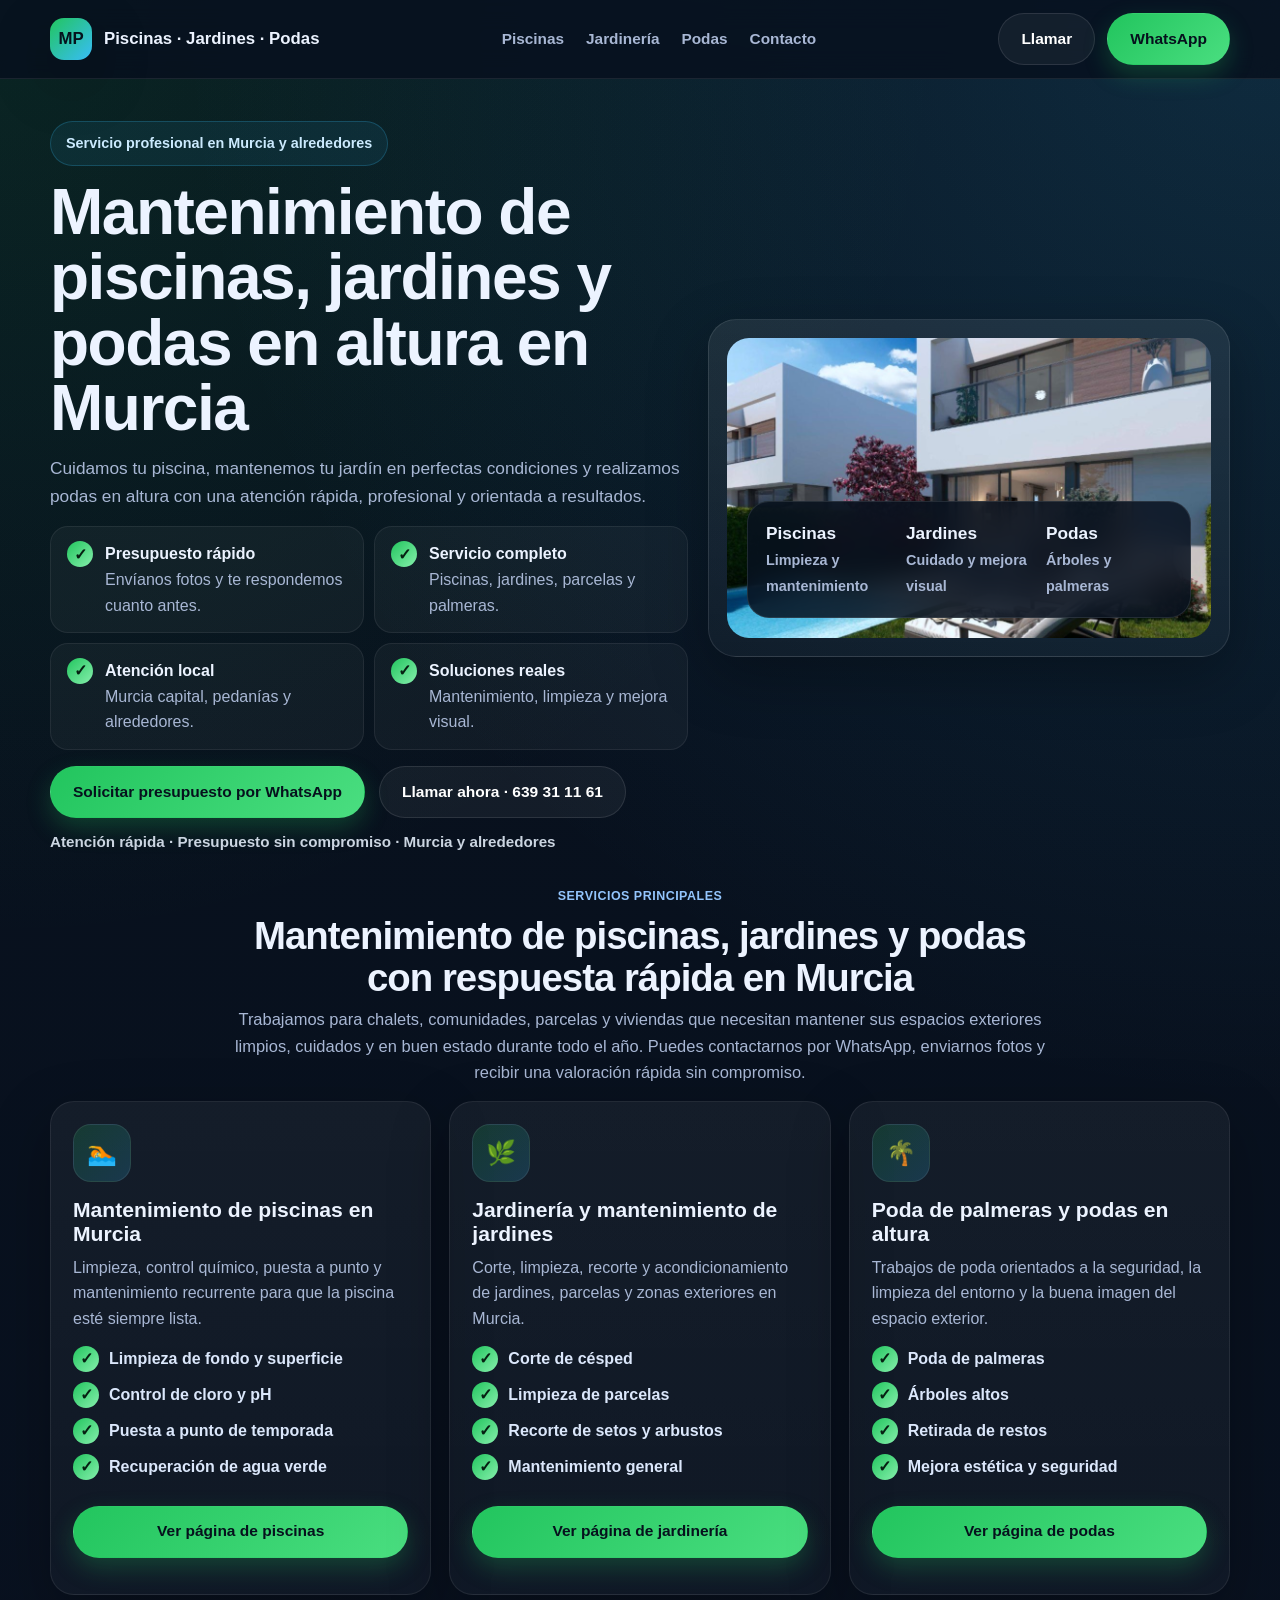
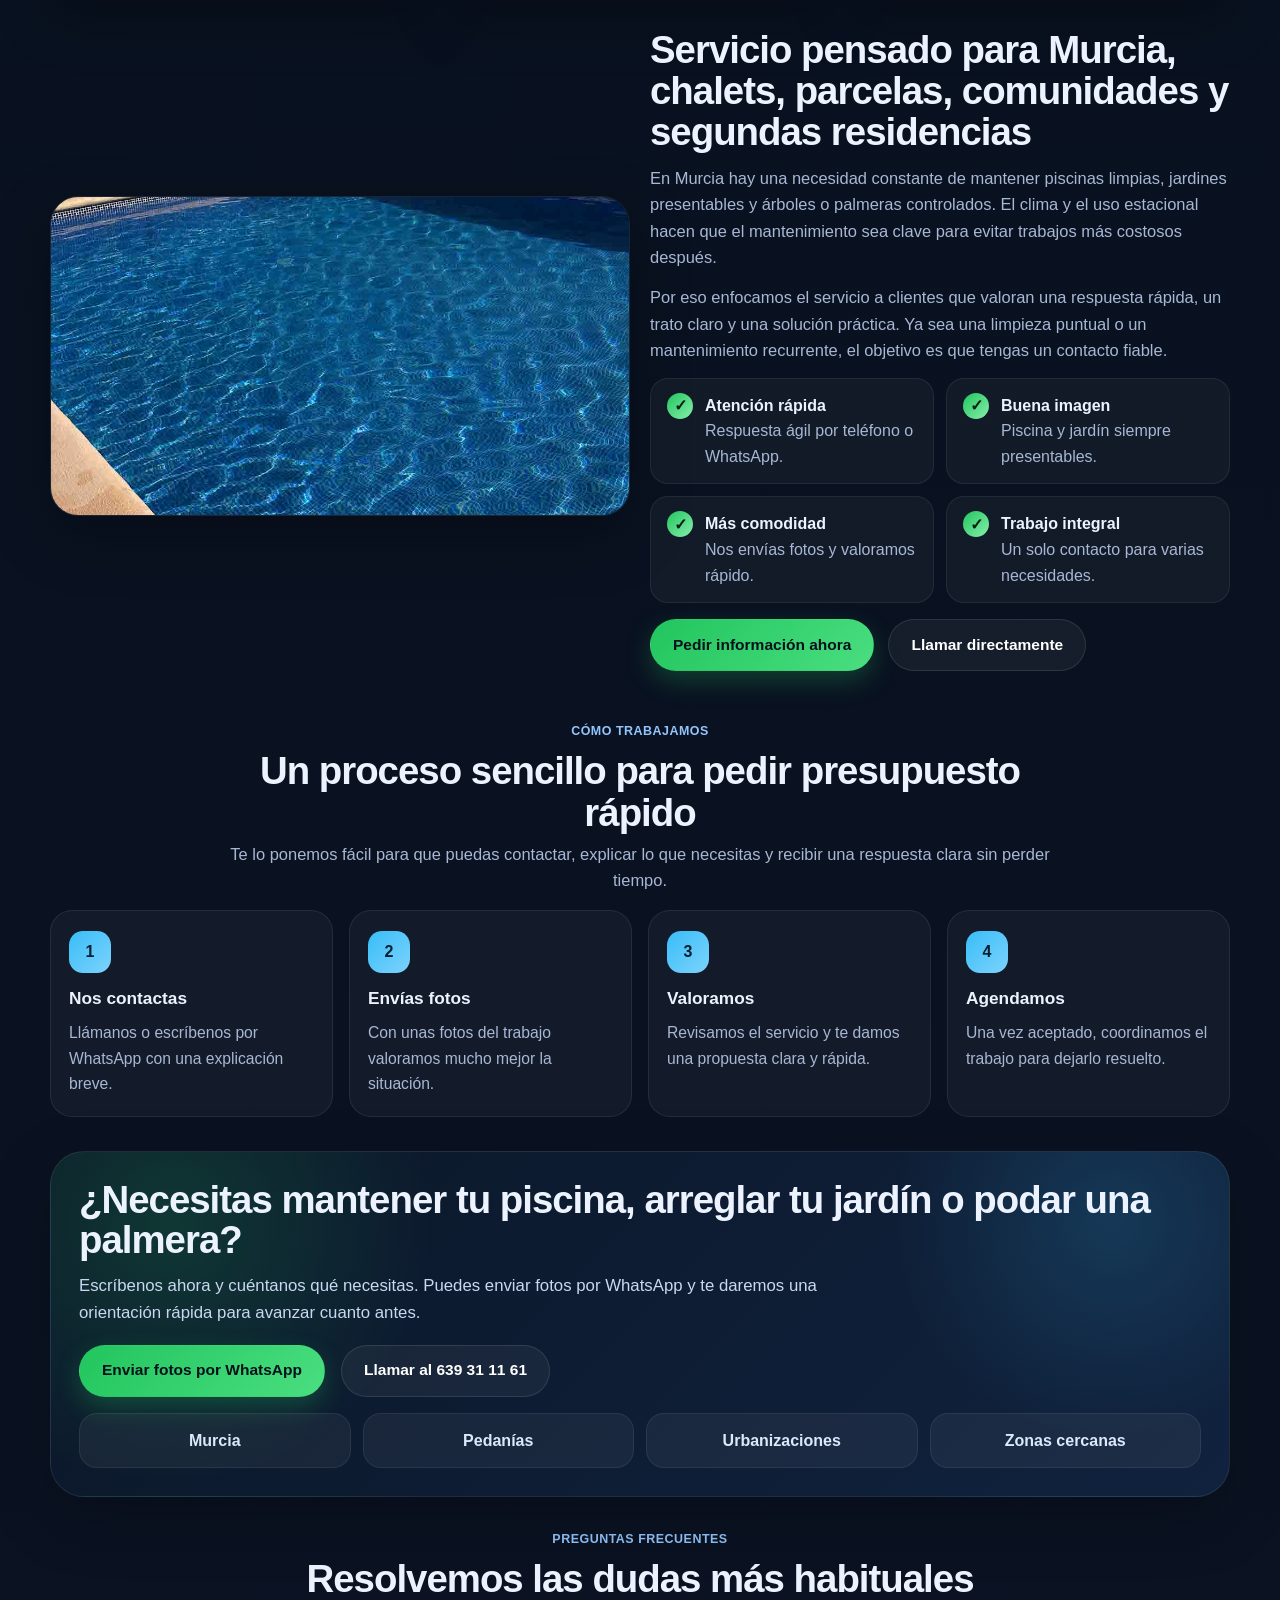
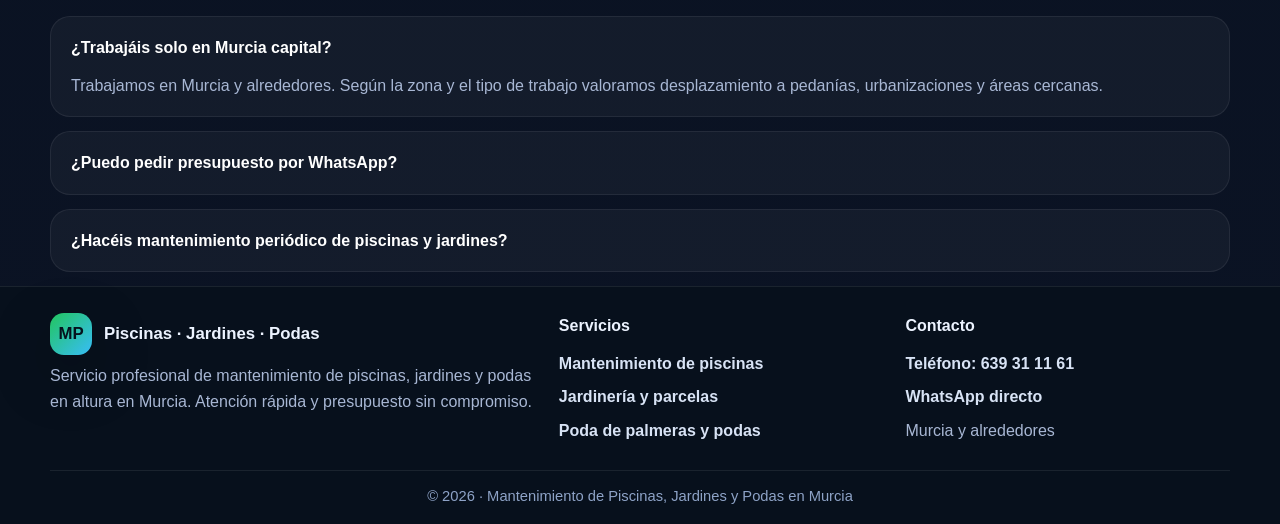
<file: index.html>
<!DOCTYPE html>
<html lang="es">
<head>
  <meta charset="UTF-8" />
  <meta name="viewport" content="width=device-width, initial-scale=1.0" />
  <title>Mantenimiento de Piscinas, Jardines y Podas en Altura en Murcia | Presupuesto Rápido</title>
  <meta name="description" content="Empresa especializada en mantenimiento de piscinas, jardinería y podas en altura en Murcia. Presupuesto rápido por WhatsApp para chalets, parcelas, comunidades y viviendas." />
  <meta name="keywords" content="mantenimiento piscinas Murcia, jardinería Murcia, poda en altura Murcia, poda palmeras Murcia, limpieza piscinas Murcia, mantenimiento jardines Murcia" />
  <meta name="robots" content="index, follow" />
  <meta name="theme-color" content="#0f172a" />
  <link rel="canonical" href="https://solucionesintegralesmurcia.github.io/picinas-murcia/" />
  <meta property="og:title" content="Mantenimiento de Piscinas, Jardines y Podas en Altura en Murcia" />
  <meta property="og:description" content="Servicio profesional en Murcia. Presupuesto rápido por WhatsApp." />
  <meta property="og:type" content="website" />
  <meta property="og:url" content="https://solucionesintegralesmurcia.github.io/picinas-murcia/" />
  <meta property="og:image" content="https://solucionesintegralesmurcia.github.io/picinas-murcia/img/jardinero-murcia-mantenimiento.jpg" />
  <link rel="stylesheet" href="style.css" />
  <script type="application/ld+json">
  {
    "@context":"https://schema.org",
    "@type":"LocalBusiness",
    "name":"Mantenimiento de Piscinas y Jardines Murcia",
    "telephone":"+34 639 31 11 61",
    "areaServed":"Murcia",
    "address":{"@type":"PostalAddress","addressLocality":"Murcia","addressRegion":"Murcia","addressCountry":"ES"},
    "url":"https://solucionesintegralesmurcia.github.io/picinas-murcia/",
    "image":"https://solucionesintegralesmurcia.github.io/picinas-murcia/img/jardinero-murcia-mantenimiento.jpg",
    "description":"Servicios de mantenimiento de piscinas, jardinería y poda en altura en Murcia.",
    "priceRange":"€€",
    "serviceType":["Mantenimiento de piscinas","Mantenimiento de jardines","Poda de palmeras","Poda en altura"]
  }
  </script>
</head>
<body>

<header class="topbar">
  <div class="container nav">
    <a href="index.html" class="brand">
      <span class="brand-badge">MP</span>
      <span>Piscinas · Jardines · Podas</span>
    </a>
    <nav class="nav-links">
      <a href="mantenimiento-piscinas-murcia.html">Piscinas</a>
      <a href="jardineria-murcia.html">Jardinería</a>
      <a href="poda-palmeras-murcia.html">Podas</a>
      <a href="#contacto">Contacto</a>
    </nav>
    <div class="nav-cta">
      <a class="btn btn-secondary" href="tel:+34639311161">Llamar</a>
      <a class="btn btn-primary" href="https://wa.me/34639311161?text=Hola,%20quiero%20informaci%C3%B3n%20sobre%20mantenimiento%20de%20piscinas,%20jardines%20o%20podas%20en%20Murcia." target="_blank" rel="noopener">WhatsApp</a>
    </div>
  </div>
</header>

<main>
  <section class="hero">
    <div class="container hero-grid">
      <div>
        <div class="eyebrow">Servicio profesional en Murcia y alrededores</div>
        <h1>Mantenimiento de piscinas, jardines y podas en altura en Murcia</h1>
        <p class="lead">
          Cuidamos tu piscina, mantenemos tu jardín en perfectas condiciones y realizamos podas en altura con una atención rápida, profesional y orientada a resultados.
        </p>

        <div class="hero-points">
          <div class="mini"><span class="check">✓</span><div><strong>Presupuesto rápido</strong><br><span style="color:var(--muted)">Envíanos fotos y te respondemos cuanto antes.</span></div></div>
          <div class="mini"><span class="check">✓</span><div><strong>Servicio completo</strong><br><span style="color:var(--muted)">Piscinas, jardines, parcelas y palmeras.</span></div></div>
          <div class="mini"><span class="check">✓</span><div><strong>Atención local</strong><br><span style="color:var(--muted)">Murcia capital, pedanías y alrededores.</span></div></div>
          <div class="mini"><span class="check">✓</span><div><strong>Soluciones reales</strong><br><span style="color:var(--muted)">Mantenimiento, limpieza y mejora visual.</span></div></div>
        </div>

        <div class="hero-cta">
          <a class="btn btn-primary" href="https://wa.me/34639311161?text=Hola,%20quiero%20pedir%20presupuesto%20para%20mantenimiento%20de%20piscina,%20jard%C3%ADn%20o%20poda%20en%20Murcia." target="_blank" rel="noopener">Solicitar presupuesto por WhatsApp</a>
          <a class="btn btn-secondary" href="tel:+34639311161">Llamar ahora · 639 31 11 61</a>
        </div>

        <div class="hero-note">Atención rápida · Presupuesto sin compromiso · Murcia y alrededores</div>
      </div>
      <div class="hero-card">
        <div class="hero-image">
          <img src="img/piscina-limpia-murcia.jpg" alt="Mantenimiento de jardines en Murcia" />
          <div class="floating-card">
            <div><strong>Piscinas</strong><span>Limpieza y mantenimiento</span></div>
            <div><strong>Jardines</strong><span>Cuidado y mejora visual</span></div>
            <div><strong>Podas</strong><span>Árboles y palmeras</span></div>
          </div>
        </div>
      </div>
    </div>
  </section>
  <section class="section">
    <div class="container">
      <div class="headline">
        <div class="tag">Servicios principales</div>
        <h2>Mantenimiento de piscinas, jardines y podas con respuesta rápida en Murcia</h2>
        <p>Trabajamos para chalets, comunidades, parcelas y viviendas que necesitan mantener sus espacios exteriores limpios, cuidados y en buen estado durante todo el año.
    Puedes contactarnos por WhatsApp, enviarnos fotos y recibir una valoración rápida sin compromiso.
      </div>

      <div class="grid-3">
        <article class="card">
          <div class="icon">🏊</div>
          <h3>Mantenimiento de piscinas en Murcia</h3>
          <p>Limpieza, control químico, puesta a punto y mantenimiento recurrente para que la piscina esté siempre lista.</p>
          <ul>
            <li><span class="check">✓</span><span>Limpieza de fondo y superficie</span></li>
            <li><span class="check">✓</span><span>Control de cloro y pH</span></li>
            <li><span class="check">✓</span><span>Puesta a punto de temporada</span></li>
            <li><span class="check">✓</span><span>Recuperación de agua verde</span></li>
          </ul>
          <p><a class="btn btn-primary" href="mantenimiento-piscinas-murcia.html">Ver página de piscinas</a></p>
        </article>

        <article class="card">
          <div class="icon">🌿</div>
          <h3>Jardinería y mantenimiento de jardines</h3>
          <p>Corte, limpieza, recorte y acondicionamiento de jardines, parcelas y zonas exteriores en Murcia.</p>
          <ul>
            <li><span class="check">✓</span><span>Corte de césped</span></li>
            <li><span class="check">✓</span><span>Limpieza de parcelas</span></li>
            <li><span class="check">✓</span><span>Recorte de setos y arbustos</span></li>
            <li><span class="check">✓</span><span>Mantenimiento general</span></li>
          </ul>
          <p><a class="btn btn-primary" href="jardineria-murcia.html">Ver página de jardinería</a></p>
        </article>

        <article class="card">
          <div class="icon">🌴</div>
          <h3>Poda de palmeras y podas en altura</h3>
          <p>Trabajos de poda orientados a la seguridad, la limpieza del entorno y la buena imagen del espacio exterior.</p>
          <ul>
            <li><span class="check">✓</span><span>Poda de palmeras</span></li>
            <li><span class="check">✓</span><span>Árboles altos</span></li>
            <li><span class="check">✓</span><span>Retirada de restos</span></li>
            <li><span class="check">✓</span><span>Mejora estética y seguridad</span></li>
          </ul>
          <p><a class="btn btn-primary" href="poda-palmeras-murcia.html">Ver página de podas</a></p>
        </article>
      </div>
    </div>
  </section>

  <section class="section-sm">
    <div class="container split">
      <div class="image-box">
        <img src="img/trabajo-piscina-murcia-3.jpg" alt="Piscina y jardín mantenidos en Murcia" /> 
      </div>
      <div class="content-box">
        <h2>Servicio pensado para Murcia, chalets, parcelas, comunidades y segundas residencias</h2>
        <p>En Murcia hay una necesidad constante de mantener piscinas limpias, jardines presentables y árboles o palmeras controlados. El clima y el uso estacional hacen que el mantenimiento sea clave para evitar trabajos más costosos después.</p>
        <p>Por eso enfocamos el servicio a clientes que valoran una respuesta rápida, un trato claro y una solución práctica. Ya sea una limpieza puntual o un mantenimiento recurrente, el objetivo es que tengas un contacto fiable.</p>

        <div class="feature-grid">
          <div class="mini"><span class="check">✓</span><div><strong>Atención rápida</strong><br><span style="color:var(--muted)">Respuesta ágil por teléfono o WhatsApp.</span></div></div>
          <div class="mini"><span class="check">✓</span><div><strong>Buena imagen</strong><br><span style="color:var(--muted)">Piscina y jardín siempre presentables.</span></div></div>
          <div class="mini"><span class="check">✓</span><div><strong>Más comodidad</strong><br><span style="color:var(--muted)">Nos envías fotos y valoramos rápido.</span></div></div>
          <div class="mini"><span class="check">✓</span><div><strong>Trabajo integral</strong><br><span style="color:var(--muted)">Un solo contacto para varias necesidades.</span></div></div>
        </div>

        <div class="hero-cta">
          <a class="btn btn-primary" href="https://wa.me/34639311161?text=Hola,%20necesito%20mantenimiento%20de%20piscina,%20jard%C3%ADn%20o%20poda%20en%20Murcia." target="_blank" rel="noopener">Pedir información ahora</a>
          <a class="btn btn-secondary" href="tel:+34639311161">Llamar directamente</a>
        </div>
      </div>
    </div>
  </section>

  <section class="section">
    <div class="container">
      <div class="headline">
        <div class="tag">Cómo trabajamos</div>
        <h2>Un proceso sencillo para pedir presupuesto rápido</h2>
        <p>Te lo ponemos fácil para que puedas contactar, explicar lo que necesitas y recibir una respuesta clara sin perder tiempo.</p>
      </div>

      <div class="process">
        <div class="step"><div class="step-number">1</div><h3>Nos contactas</h3><p>Llámanos o escríbenos por WhatsApp con una explicación breve.</p></div>
        <div class="step"><div class="step-number">2</div><h3>Envías fotos</h3><p>Con unas fotos del trabajo valoramos mucho mejor la situación.</p></div>
        <div class="step"><div class="step-number">3</div><h3>Valoramos</h3><p>Revisamos el servicio y te damos una propuesta clara y rápida.</p></div>
        <div class="step"><div class="step-number">4</div><h3>Agendamos</h3><p>Una vez aceptado, coordinamos el trabajo para dejarlo resuelto.</p></div>
      </div>
    </div>
  </section>

  <section class="section-sm">
    <div class="container">
      <div class="cta-box">
        <h2>¿Necesitas mantener tu piscina, arreglar tu jardín o podar una palmera?</h2>
        <p>Escríbenos ahora y cuéntanos qué necesitas. Puedes enviar fotos por WhatsApp y te daremos una orientación rápida para avanzar cuanto antes.</p>
        <div class="cta-actions">
          <a class="btn btn-primary" href="https://wa.me/34639311161?text=Hola,%20quiero%20presupuesto.%20Te%20env%C3%ADo%20fotos%20del%20trabajo." target="_blank" rel="noopener">Enviar fotos por WhatsApp</a>
          <a class="btn btn-secondary" href="tel:+34639311161">Llamar al 639 31 11 61</a>
        </div>
        <div class="zones">
          <div class="zone">Murcia</div>
          <div class="zone">Pedanías</div>
          <div class="zone">Urbanizaciones</div>
          <div class="zone">Zonas cercanas</div>
        </div>
      </div>
    </div>
  </section>

  <section class="section-sm">
    <div class="container">
      <div class="headline">
        <div class="tag">Preguntas frecuentes</div>
        <h2>Resolvemos las dudas más habituales</h2>
      </div>

      <div class="faq">
        <details open>
          <summary>¿Trabajáis solo en Murcia capital?</summary>
          <p>Trabajamos en Murcia y alrededores. Según la zona y el tipo de trabajo valoramos desplazamiento a pedanías, urbanizaciones y áreas cercanas.</p>
        </details>
        <details>
          <summary>¿Puedo pedir presupuesto por WhatsApp?</summary>
          <p>Sí. Es la forma más rápida. Puedes escribirnos y enviar fotos de la piscina, el jardín o la zona de poda para valorar mejor el trabajo.</p>
        </details>
        <details>
          <summary>¿Hacéis mantenimiento periódico de piscinas y jardines?</summary>
          <p>Sí, se puede valorar tanto un servicio puntual como un mantenimiento recurrente según las necesidades del cliente y la época del año.</p>
        </details>
      </div>
    </div>
  </section>
</main>

<footer id="contacto">
  <div class="container">
    <div class="footer-grid">
      <div class="footer-brand">
        <div class="brand">
          <span class="brand-badge">MP</span>
          <span>Piscinas · Jardines · Podas</span>
        </div>
        <p>Servicio profesional de mantenimiento de piscinas, jardines y podas en altura en Murcia. Atención rápida y presupuesto sin compromiso.</p>
      </div>

      <div class="footer-col">
        <h4>Servicios</h4>
        <a href="mantenimiento-piscinas-murcia.html">Mantenimiento de piscinas</a>
        <a href="jardineria-murcia.html">Jardinería y parcelas</a>
        <a href="poda-palmeras-murcia.html">Poda de palmeras y podas</a>
      </div>

      <div class="footer-col">
        <h4>Contacto</h4>
        <a href="tel:+34639311161">Teléfono: 639 31 11 61</a>
        <a href="https://wa.me/34639311161?text=Hola,%20quiero%20informaci%C3%B3n%20sobre%20vuestros%20servicios." target="_blank" rel="noopener">WhatsApp directo</a>
        <p>Murcia y alrededores</p>
      </div>
    </div>

    <div class="footer-bottom">
      © 2026 · Mantenimiento de Piscinas, Jardines y Podas en Murcia
    </div>
  </div>
</footer>

<div class="mobile-bar">
  <a class="mobile-call" href="tel:+34639311161">Llamar</a>
  <a class="mobile-wa" href="https://wa.me/34639311161?text=Hola,%20quiero%20presupuesto%20para%20piscina,%20jard%C3%ADn%20o%20poda." target="_blank" rel="noopener">WhatsApp</a>
</div>

</body>
</html>
</file>
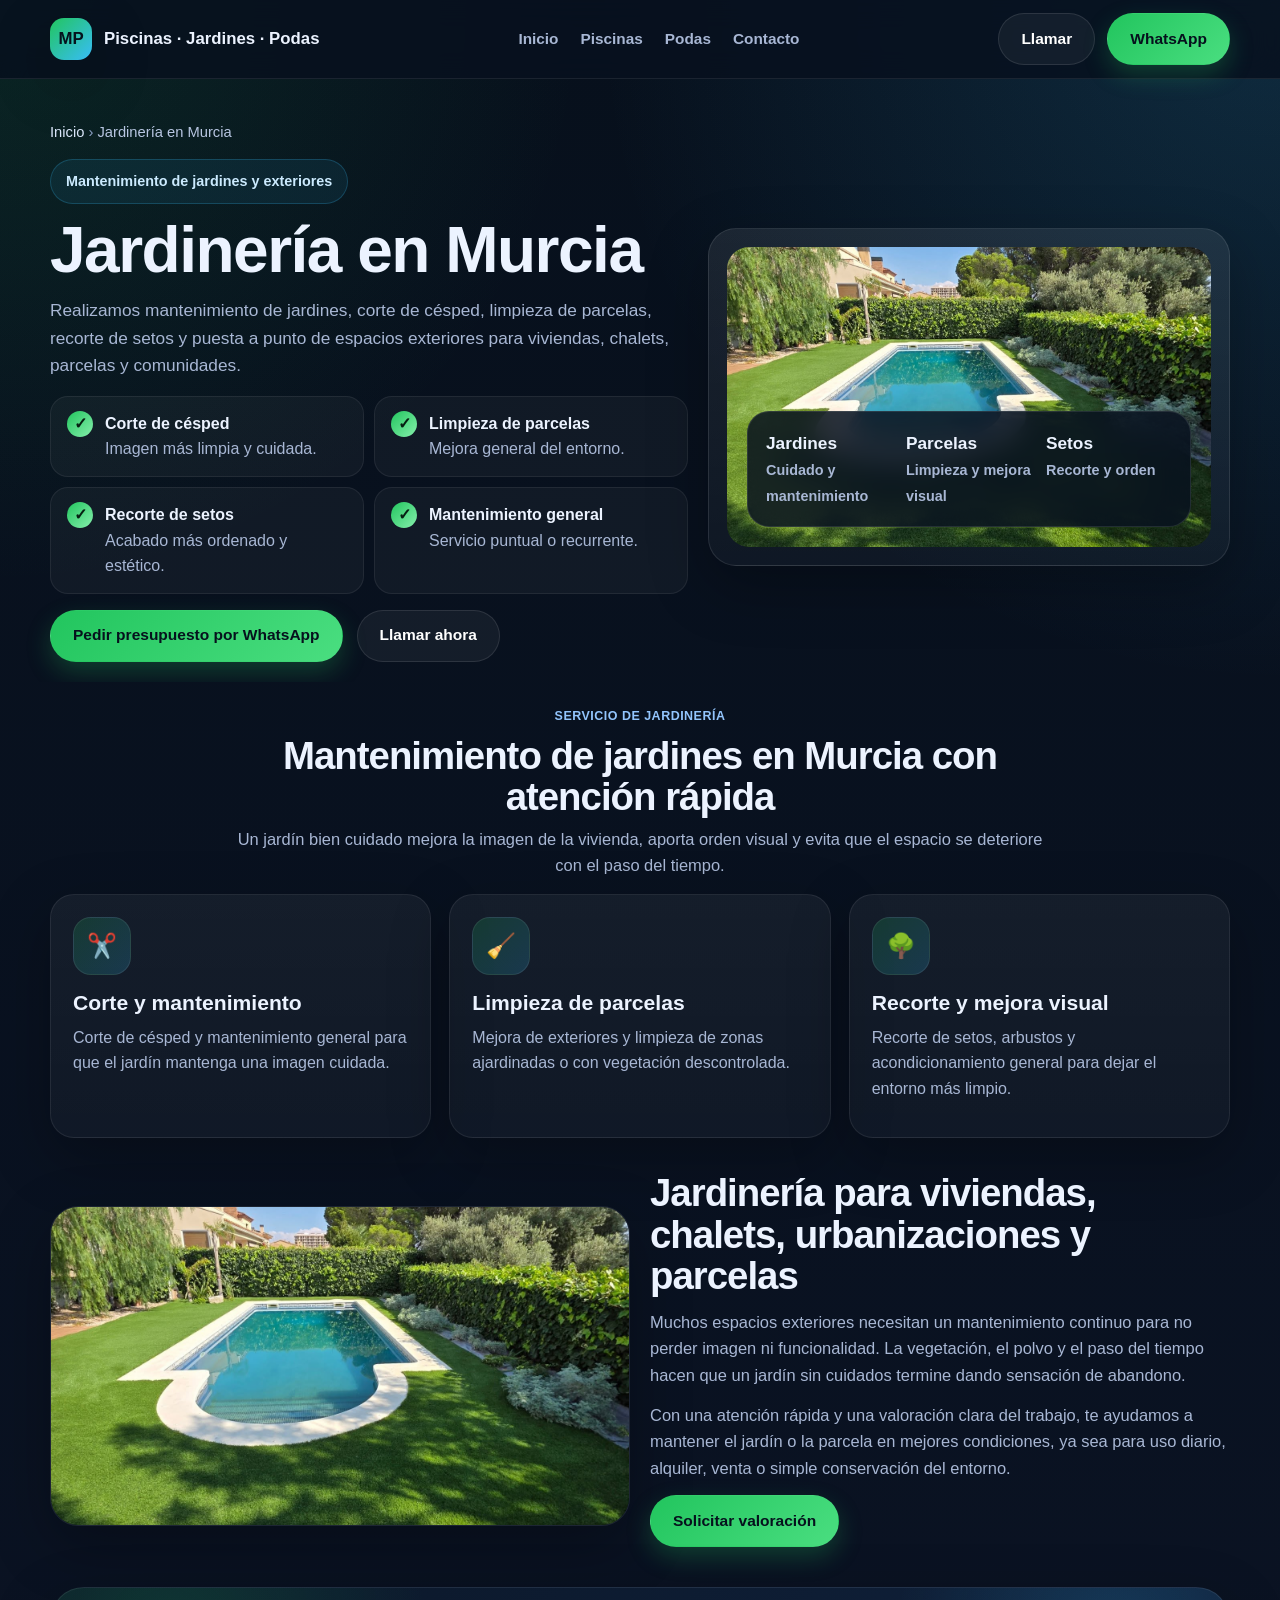
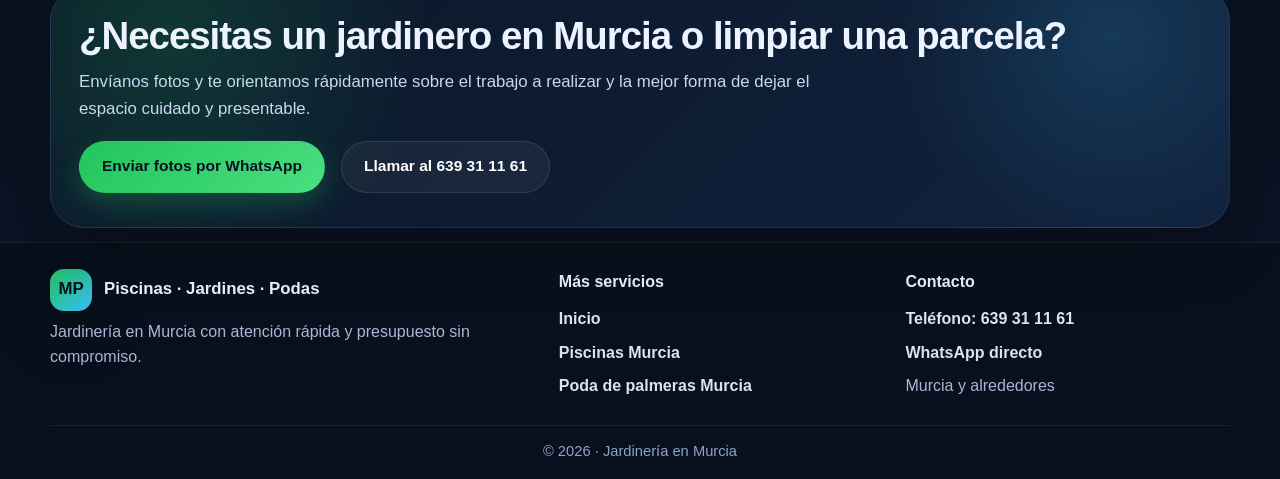
<file: jardineria-murcia.html>
<!DOCTYPE html>
<html lang="es">
<head>
  <meta charset="UTF-8" />
  <meta name="viewport" content="width=device-width, initial-scale=1.0" />
  <title>Jardinería en Murcia | Mantenimiento de Jardines, Parcelas y Exteriores</title>
  <meta name="description" content="Servicio de jardinería en Murcia. Mantenimiento de jardines, corte de césped, limpieza de parcelas, recorte de setos y mejora visual de espacios exteriores." />
  <meta name="keywords" content="jardinería Murcia, mantenimiento jardines Murcia, limpieza parcelas Murcia, jardinero Murcia" />
  <meta name="robots" content="index, follow" />
  <link rel="canonical" href="https://solucionesintegralesmurcia.github.io/picinas-murcia/jardineria-murcia.html" />
  <meta property="og:title" content="Jardinería en Murcia" />
  <meta property="og:description" content="Mantenimiento de jardines, parcelas y exteriores en Murcia." />
  <meta property="og:type" content="website" />
  <meta property="og:url" content="https://solucionesintegralesmurcia.github.io/picinas-murcia/jardineria-murcia.html" />
  <meta property="og:image" content="https://solucionesintegralesmurcia.github.io/picinas-murcia/img/jardinero-murcia-mantenimiento.jpg" />
  <link rel="stylesheet" href="style.css" />
</head>
<body>

<header class="topbar">
  <div class="container nav">
    <a href="index.html" class="brand">
      <span class="brand-badge">MP</span>
      <span>Piscinas · Jardines · Podas</span>
    </a>

    <nav class="nav-links">
      <a href="index.html">Inicio</a>
      <a href="mantenimiento-piscinas-murcia.html">Piscinas</a>
      <a href="poda-palmeras-murcia.html">Podas</a>
      <a href="#contacto">Contacto</a>
    </nav>

    <div class="nav-cta">
      <a class="btn btn-secondary" href="tel:+34639311161">Llamar</a>
      <a class="btn btn-primary" href="https://wa.me/34639311161?text=Hola,%20quiero%20presupuesto%20para%20jardiner%C3%ADa%20en%20Murcia." target="_blank" rel="noopener">WhatsApp</a>
    </div>
  </div>
</header>

<main>
  <section class="hero">
    <div class="container hero-grid">
      <div>
        <div class="breadcrumb"><a href="index.html">Inicio</a> <span>›</span> Jardinería en Murcia</div>
        <div class="eyebrow">Mantenimiento de jardines y exteriores</div>
        <h1>Jardinería en Murcia</h1>
        <p class="lead">
          Realizamos mantenimiento de jardines, corte de césped, limpieza de parcelas, recorte de setos y puesta a punto de espacios exteriores para viviendas, chalets, parcelas y comunidades.
        </p>

        <div class="hero-points">
          <div class="mini">
            <span class="check">✓</span>
            <div><strong>Corte de césped</strong><br><span style="color:var(--muted)">Imagen más limpia y cuidada.</span></div>
          </div>
          <div class="mini">
            <span class="check">✓</span>
            <div><strong>Limpieza de parcelas</strong><br><span style="color:var(--muted)">Mejora general del entorno.</span></div>
          </div>
          <div class="mini">
            <span class="check">✓</span>
            <div><strong>Recorte de setos</strong><br><span style="color:var(--muted)">Acabado más ordenado y estético.</span></div>
          </div>
          <div class="mini">
            <span class="check">✓</span>
            <div><strong>Mantenimiento general</strong><br><span style="color:var(--muted)">Servicio puntual o recurrente.</span></div>
          </div>
        </div>

        <div class="hero-cta">
          <a class="btn btn-primary" href="https://wa.me/34639311161?text=Hola,%20quiero%20presupuesto%20para%20jardiner%C3%ADa%20en%20Murcia.%20Te%20env%C3%ADo%20fotos." target="_blank" rel="noopener">Pedir presupuesto por WhatsApp</a>
          <a class="btn btn-secondary" href="tel:+34639311161">Llamar ahora</a>
        </div>
      </div>

      <div class="hero-card">
        <div class="hero-image">
          <img src="img/jardinero-murcia-mantenimiento.jpg" alt="Servicio de jardinería en Murcia" />
          <div class="floating-card">
            <div><strong>Jardines</strong><span>Cuidado y mantenimiento</span></div>
            <div><strong>Parcelas</strong><span>Limpieza y mejora visual</span></div>
            <div><strong>Setos</strong><span>Recorte y orden</span></div>
          </div>
        </div>
      </div>
    </div>
  </section>

  <section class="section">
    <div class="container">
      <div class="headline">
        <div class="tag">Servicio de jardinería</div>
        <h2>Mantenimiento de jardines en Murcia con atención rápida</h2>
        <p>Un jardín bien cuidado mejora la imagen de la vivienda, aporta orden visual y evita que el espacio se deteriore con el paso del tiempo.</p>
      </div>

      <div class="grid-3">
        <div class="card">
          <div class="icon">✂️</div>
          <h3>Corte y mantenimiento</h3>
          <p>Corte de césped y mantenimiento general para que el jardín mantenga una imagen cuidada.</p>
        </div>

        <div class="card">
          <div class="icon">🧹</div>
          <h3>Limpieza de parcelas</h3>
          <p>Mejora de exteriores y limpieza de zonas ajardinadas o con vegetación descontrolada.</p>
        </div>

        <div class="card">
          <div class="icon">🌳</div>
          <h3>Recorte y mejora visual</h3>
          <p>Recorte de setos, arbustos y acondicionamiento general para dejar el entorno más limpio.</p>
        </div>
      </div>
    </div>
  </section>

  <section class="section-sm">
    <div class="container split">
      <div class="image-box">
        <img src="img/jardinero-murcia-mantenimiento.jpg" alt="Jardín cuidado en Murcia" />
      </div>

      <div class="content-box">
        <h2>Jardinería para viviendas, chalets, urbanizaciones y parcelas</h2>
        <p>
          Muchos espacios exteriores necesitan un mantenimiento continuo para no perder imagen ni funcionalidad. La vegetación, el polvo y el paso del tiempo hacen que un jardín sin cuidados termine dando sensación de abandono.
        </p>
        <p>
          Con una atención rápida y una valoración clara del trabajo, te ayudamos a mantener el jardín o la parcela en mejores condiciones, ya sea para uso diario, alquiler, venta o simple conservación del entorno.
        </p>
        <div class="hero-cta">
          <a class="btn btn-primary" href="https://wa.me/34639311161?text=Hola,%20quiero%20que%20me%20valores%20un%20trabajo%20de%20jardiner%C3%ADa%20en%20Murcia." target="_blank" rel="noopener">Solicitar valoración</a>
        </div>
      </div>
    </div>
  </section>

  <section class="section-sm">
    <div class="container">
      <div class="cta-box">
        <h2>¿Necesitas un jardinero en Murcia o limpiar una parcela?</h2>
        <p>Envíanos fotos y te orientamos rápidamente sobre el trabajo a realizar y la mejor forma de dejar el espacio cuidado y presentable.</p>
        <div class="cta-actions">
          <a class="btn btn-primary" href="https://wa.me/34639311161?text=Hola,%20quiero%20presupuesto%20para%20jardiner%C3%ADa%20o%20limpieza%20de%20parcela%20en%20Murcia." target="_blank" rel="noopener">Enviar fotos por WhatsApp</a>
          <a class="btn btn-secondary" href="tel:+34639311161">Llamar al 639 31 11 61</a>
        </div>
      </div>
    </div>
  </section>
</main>

<footer id="contacto">
  <div class="container">
    <div class="footer-grid">
      <div class="footer-brand">
        <div class="brand">
          <span class="brand-badge">MP</span>
          <span>Piscinas · Jardines · Podas</span>
        </div>
        <p>Jardinería en Murcia con atención rápida y presupuesto sin compromiso.</p>
      </div>

      <div class="footer-col">
        <h4>Más servicios</h4>
        <a href="index.html">Inicio</a>
        <a href="mantenimiento-piscinas-murcia.html">Piscinas Murcia</a>
        <a href="poda-palmeras-murcia.html">Poda de palmeras Murcia</a>
      </div>

      <div class="footer-col">
        <h4>Contacto</h4>
        <a href="tel:+34639311161">Teléfono: 639 31 11 61</a>
        <a href="https://wa.me/34639311161?text=Hola,%20quiero%20informaci%C3%B3n%20sobre%20jardiner%C3%ADa%20en%20Murcia." target="_blank" rel="noopener">WhatsApp directo</a>
        <p>Murcia y alrededores</p>
      </div>
    </div>

    <div class="footer-bottom">© 2026 · Jardinería en Murcia</div>
  </div>
</footer>

<div class="mobile-bar">
  <a class="mobile-call" href="tel:+34639311161">Llamar</a>
  <a class="mobile-wa" href="https://wa.me/34639311161?text=Hola,%20quiero%20presupuesto%20de%20jardiner%C3%ADa%20en%20Murcia." target="_blank" rel="noopener">WhatsApp</a>
</div>

</body>
</html>
</file>
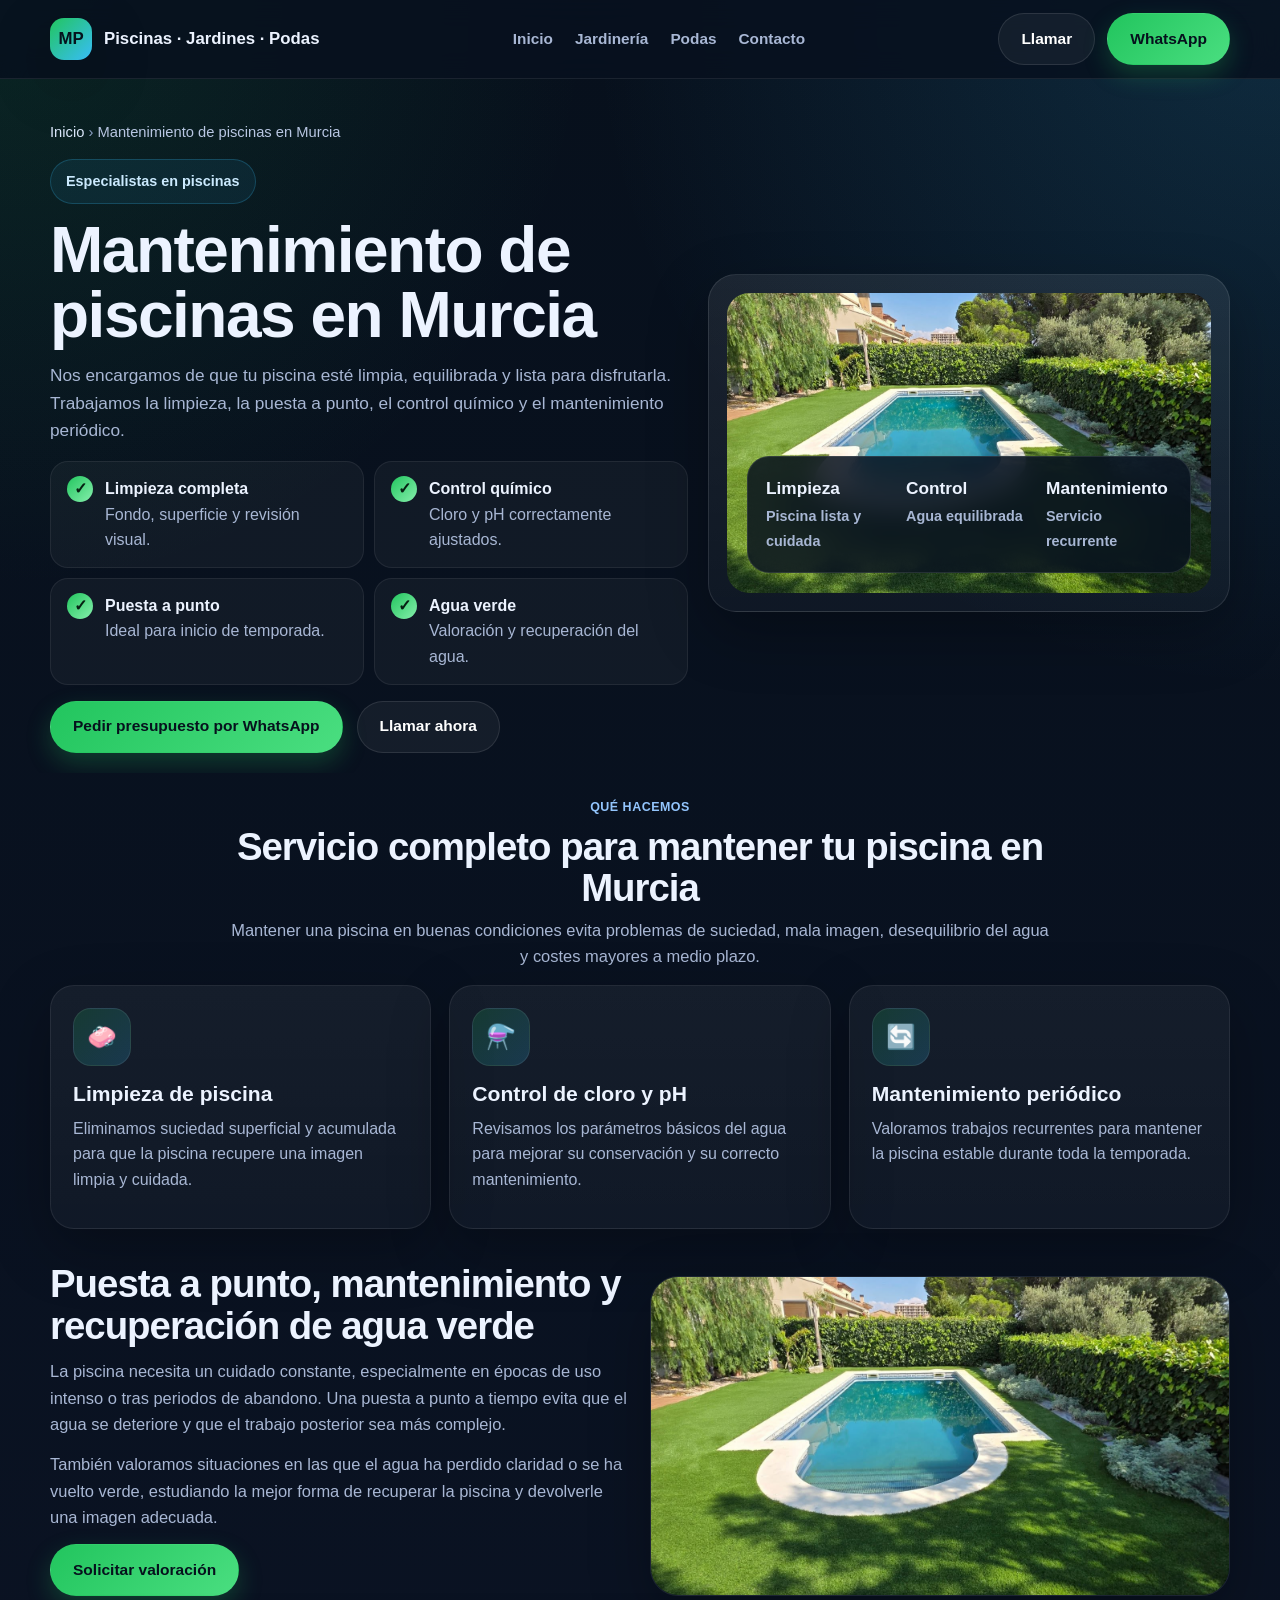
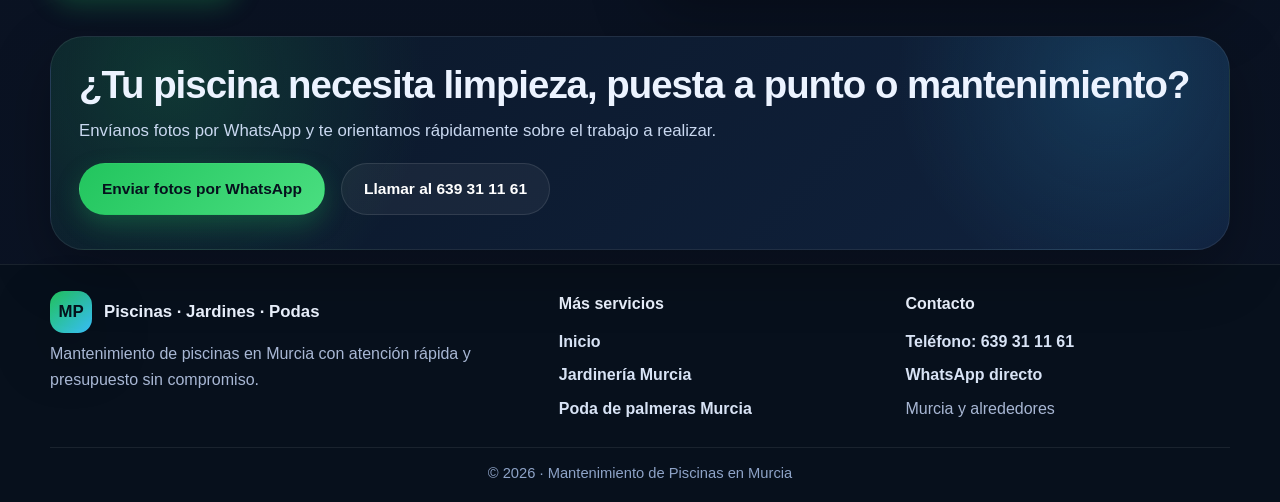
<file: mantenimiento-piscinas-murcia.html>
<!DOCTYPE html>
<html lang="es">
<head>
  <meta charset="UTF-8" />
  <meta name="viewport" content="width=device-width, initial-scale=1.0" />
  <title>Mantenimiento de Piscinas en Murcia | Limpieza, Puesta a Punto y Mantenimiento</title>
  <meta name="description" content="Servicio de mantenimiento de piscinas en Murcia. Limpieza, control de cloro y pH, puesta a punto y recuperación de agua verde. Presupuesto rápido por WhatsApp." />
  <meta name="keywords" content="mantenimiento de piscinas Murcia, limpieza de piscinas Murcia, puesta a punto piscina Murcia, piscina verde Murcia" />
  <meta name="robots" content="index, follow" />
  <link rel="canonical" href="https://solucionesintegralesmurcia.github.io/picinas-murcia/mantenimiento-piscinas-murcia.html" />
  <meta property="og:title" content="Mantenimiento de Piscinas en Murcia" />
  <meta property="og:description" content="Limpieza, control de pH y cloro, recuperación de agua verde y mantenimiento periódico en Murcia." />
  <meta property="og:type" content="website" />
  <meta property="og:url" content="https://solucionesintegralesmurcia.github.io/picinas-murcia/mantenimiento-piscinas-murcia.html" />
  <meta property="og:image" content="https://solucionesintegralesmurcia.github.io/picinas-murcia/img/jardinero-murcia-mantenimiento.jpg" />
  <link rel="stylesheet" href="style.css" />
</head>
<body>

<header class="topbar">
  <div class="container nav">
    <a href="index.html" class="brand">
      <span class="brand-badge">MP</span>
      <span>Piscinas · Jardines · Podas</span>
    </a>

    <nav class="nav-links">
      <a href="index.html">Inicio</a>
      <a href="jardineria-murcia.html">Jardinería</a>
      <a href="poda-palmeras-murcia.html">Podas</a>
      <a href="#contacto">Contacto</a>
    </nav>

    <div class="nav-cta">
      <a class="btn btn-secondary" href="tel:+34639311161">Llamar</a>
      <a class="btn btn-primary" href="https://wa.me/34639311161?text=Hola,%20quiero%20presupuesto%20para%20mantenimiento%20de%20piscina%20en%20Murcia." target="_blank" rel="noopener">WhatsApp</a>
    </div>
  </div>
</header>

<main>
  <section class="hero">
    <div class="container hero-grid">
      <div>
        <div class="breadcrumb"><a href="index.html">Inicio</a> <span>›</span> Mantenimiento de piscinas en Murcia</div>
        <div class="eyebrow">Especialistas en piscinas</div>
        <h1>Mantenimiento de piscinas en Murcia</h1>
        <p class="lead">
          Nos encargamos de que tu piscina esté limpia, equilibrada y lista para disfrutarla. Trabajamos la limpieza, la puesta a punto, el control químico y el mantenimiento periódico.
        </p>

        <div class="hero-points">
          <div class="mini">
            <span class="check">✓</span>
            <div><strong>Limpieza completa</strong><br><span style="color:var(--muted)">Fondo, superficie y revisión visual.</span></div>
          </div>
          <div class="mini">
            <span class="check">✓</span>
            <div><strong>Control químico</strong><br><span style="color:var(--muted)">Cloro y pH correctamente ajustados.</span></div>
          </div>
          <div class="mini">
            <span class="check">✓</span>
            <div><strong>Puesta a punto</strong><br><span style="color:var(--muted)">Ideal para inicio de temporada.</span></div>
          </div>
          <div class="mini">
            <span class="check">✓</span>
            <div><strong>Agua verde</strong><br><span style="color:var(--muted)">Valoración y recuperación del agua.</span></div>
          </div>
        </div>

        <div class="hero-cta">
          <a class="btn btn-primary" href="https://wa.me/34639311161?text=Hola,%20necesito%20mantenimiento%20de%20piscina%20en%20Murcia.%20Te%20env%C3%ADo%20fotos." target="_blank" rel="noopener">Pedir presupuesto por WhatsApp</a>
          <a class="btn btn-secondary" href="tel:+34639311161">Llamar ahora</a>
        </div>
      </div>

      <div class="hero-card">
        <div class="hero-image">
          <img src="img/jardinero-murcia-mantenimiento.jpg" alt="Mantenimiento de piscinas en Murcia" />
          <div class="floating-card">
            <div><strong>Limpieza</strong><span>Piscina lista y cuidada</span></div>
            <div><strong>Control</strong><span>Agua equilibrada</span></div>
            <div><strong>Mantenimiento</strong><span>Servicio recurrente</span></div>
          </div>
        </div>
      </div>
    </div>
  </section>

  <section class="section">
    <div class="container">
      <div class="headline">
        <div class="tag">Qué hacemos</div>
        <h2>Servicio completo para mantener tu piscina en Murcia</h2>
        <p>
          Mantener una piscina en buenas condiciones evita problemas de suciedad, mala imagen, desequilibrio del agua y costes mayores a medio plazo.
        </p>
      </div>

      <div class="grid-3">
        <div class="card">
          <div class="icon">🧼</div>
          <h3>Limpieza de piscina</h3>
          <p>Eliminamos suciedad superficial y acumulada para que la piscina recupere una imagen limpia y cuidada.</p>
        </div>

        <div class="card">
          <div class="icon">⚗️</div>
          <h3>Control de cloro y pH</h3>
          <p>Revisamos los parámetros básicos del agua para mejorar su conservación y su correcto mantenimiento.</p>
        </div>

        <div class="card">
          <div class="icon">🔄</div>
          <h3>Mantenimiento periódico</h3>
          <p>Valoramos trabajos recurrentes para mantener la piscina estable durante toda la temporada.</p>
        </div>
      </div>
    </div>
  </section>

  <section class="section-sm">
    <div class="container split">
      <div class="content-box">
        <h2>Puesta a punto, mantenimiento y recuperación de agua verde</h2>
        <p>
          La piscina necesita un cuidado constante, especialmente en épocas de uso intenso o tras periodos de abandono. Una puesta a punto a tiempo evita que el agua se deteriore y que el trabajo posterior sea más complejo.
        </p>
        <p>
          También valoramos situaciones en las que el agua ha perdido claridad o se ha vuelto verde, estudiando la mejor forma de recuperar la piscina y devolverle una imagen adecuada.
        </p>
        <div class="hero-cta">
          <a class="btn btn-primary" href="https://wa.me/34639311161?text=Hola,%20quiero%20que%20me%20valores%20el%20mantenimiento%20de%20mi%20piscina%20en%20Murcia." target="_blank" rel="noopener">Solicitar valoración</a>
        </div>
      </div>

      <div class="image-box">
        <img src="img/jardinero-murcia-mantenimiento.jpg" alt="Piscina limpia y zona exterior en Murcia" />
      </div>
    </div>
  </section>

  <section class="section-sm">
    <div class="container">
      <div class="cta-box">
        <h2>¿Tu piscina necesita limpieza, puesta a punto o mantenimiento?</h2>
        <p>Envíanos fotos por WhatsApp y te orientamos rápidamente sobre el trabajo a realizar.</p>
        <div class="cta-actions">
          <a class="btn btn-primary" href="https://wa.me/34639311161?text=Hola,%20quiero%20presupuesto%20para%20mi%20piscina%20en%20Murcia." target="_blank" rel="noopener">Enviar fotos por WhatsApp</a>
          <a class="btn btn-secondary" href="tel:+34639311161">Llamar al 639 31 11 61</a>
        </div>
      </div>
    </div>
  </section>
</main>

<footer id="contacto">
  <div class="container">
    <div class="footer-grid">
      <div class="footer-brand">
        <div class="brand">
          <span class="brand-badge">MP</span>
          <span>Piscinas · Jardines · Podas</span>
        </div>
        <p>Mantenimiento de piscinas en Murcia con atención rápida y presupuesto sin compromiso.</p>
      </div>

      <div class="footer-col">
        <h4>Más servicios</h4>
        <a href="index.html">Inicio</a>
        <a href="jardineria-murcia.html">Jardinería Murcia</a>
        <a href="poda-palmeras-murcia.html">Poda de palmeras Murcia</a>
      </div>

      <div class="footer-col">
        <h4>Contacto</h4>
        <a href="tel:+34639311161">Teléfono: 639 31 11 61</a>
        <a href="https://wa.me/34639311161?text=Hola,%20quiero%20informaci%C3%B3n%20sobre%20mantenimiento%20de%20piscina." target="_blank" rel="noopener">WhatsApp directo</a>
        <p>Murcia y alrededores</p>
      </div>
    </div>

    <div class="footer-bottom">© 2026 · Mantenimiento de Piscinas en Murcia</div>
  </div>
</footer>

<div class="mobile-bar">
  <a class="mobile-call" href="tel:+34639311161">Llamar</a>
  <a class="mobile-wa" href="https://wa.me/34639311161?text=Hola,%20quiero%20presupuesto%20para%20piscina%20en%20Murcia." target="_blank" rel="noopener">WhatsApp</a>
</div>

</body>
</html>
</file>
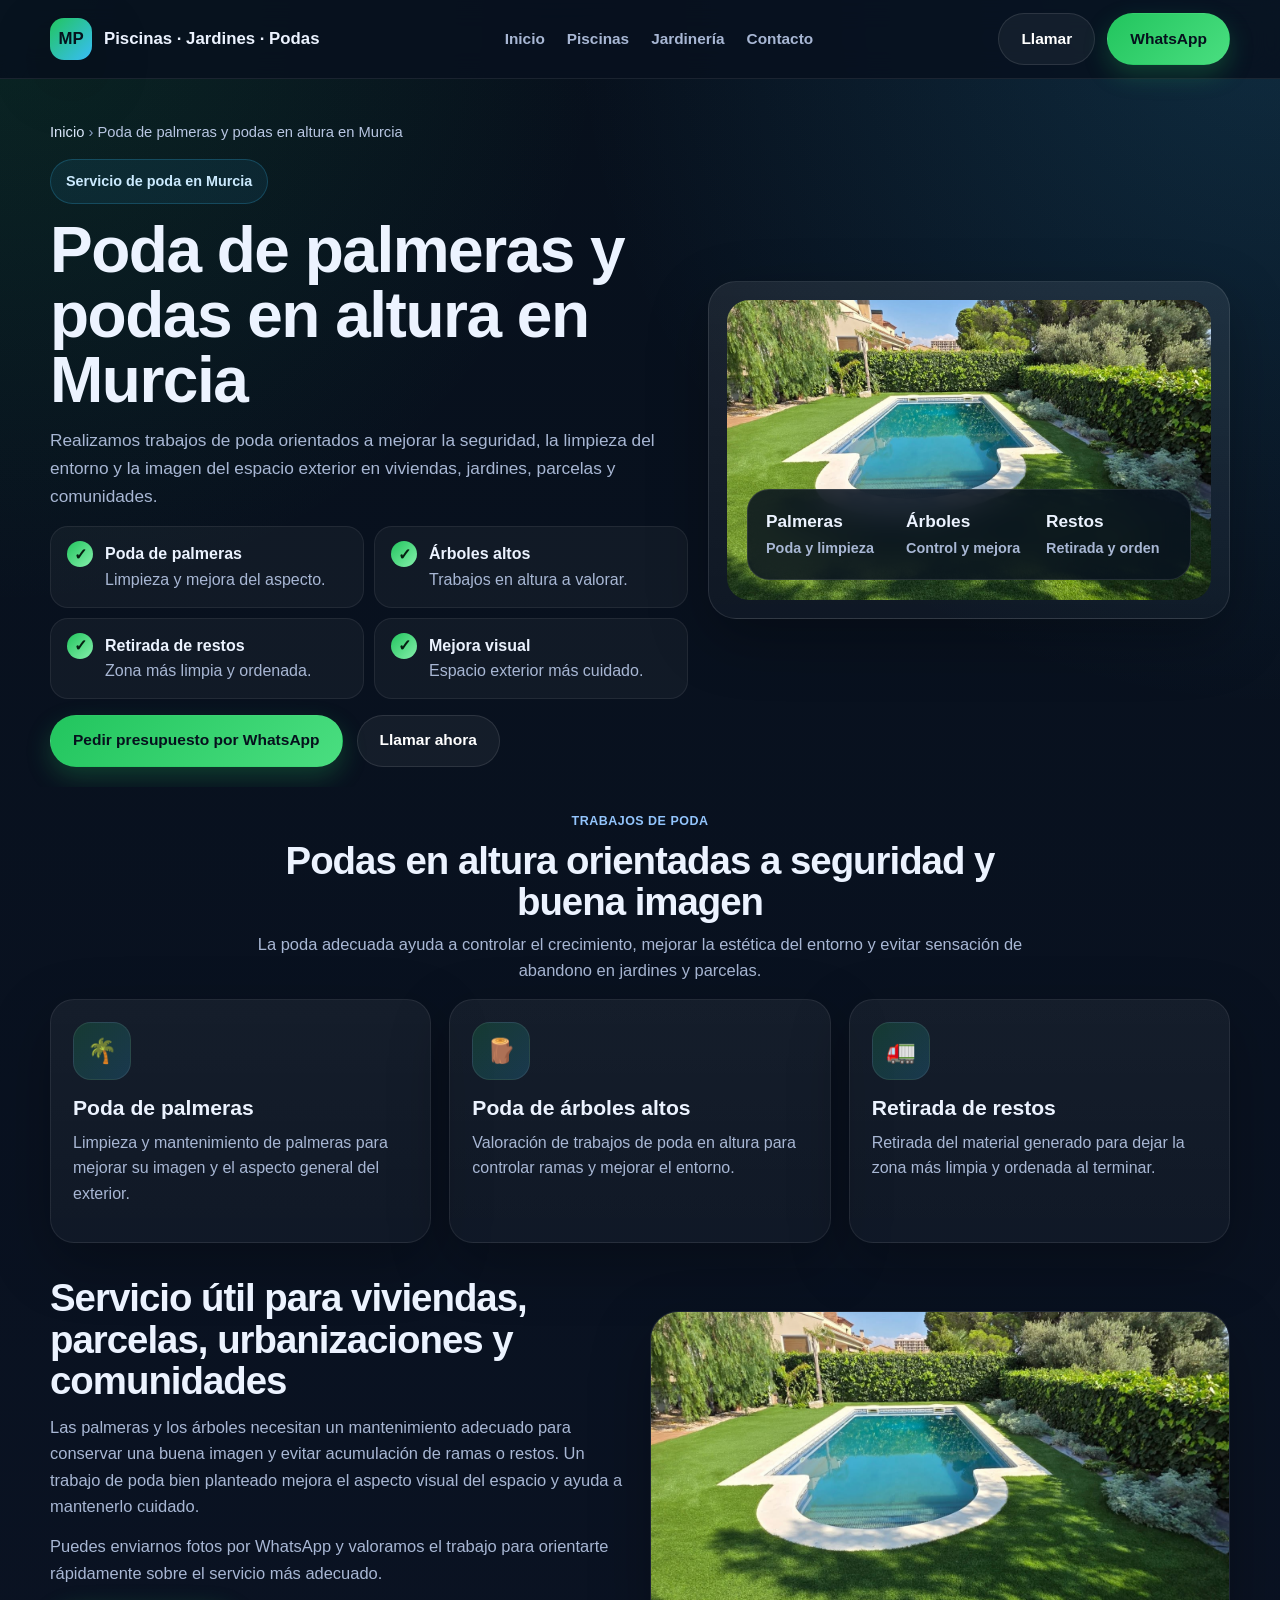
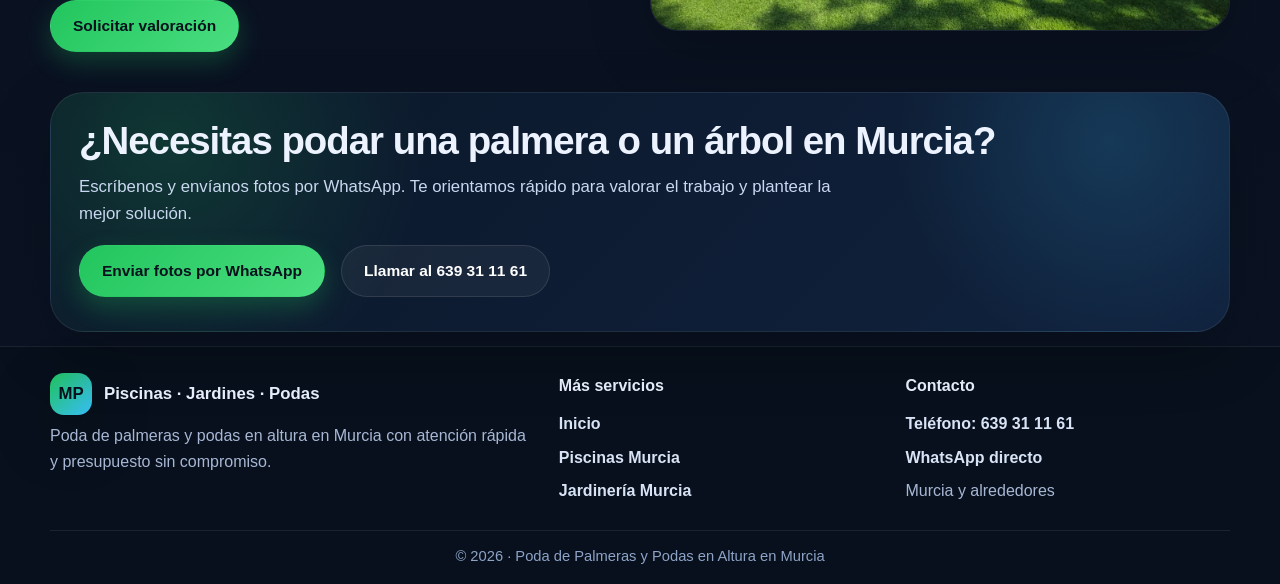
<file: poda-palmeras-murcia.html>
<!DOCTYPE html>
<html lang="es">
<head>
  <meta charset="UTF-8" />
  <meta name="viewport" content="width=device-width, initial-scale=1.0" />
  <title>Poda de Palmeras y Podas en Altura en Murcia | Presupuesto Rápido</title>
  <meta name="description" content="Poda de palmeras y podas en altura en Murcia. Trabajos orientados a la seguridad, limpieza del entorno y mejora estética. Presupuesto rápido por WhatsApp." />
  <meta name="keywords" content="poda palmeras Murcia, poda en altura Murcia, poda árboles Murcia, palmeras Murcia" />
  <meta name="robots" content="index, follow" />
  <link rel="canonical" href="https://solucionesintegralesmurcia.github.io/picinas-murcia/poda-palmeras-murcia.html" />
  <meta property="og:title" content="Poda de Palmeras y Podas en Altura en Murcia" />
  <meta property="og:description" content="Servicio de poda de palmeras, árboles altos y retirada de restos en Murcia." />
  <meta property="og:type" content="website" />
  <meta property="og:url" content="https://solucionesintegralesmurcia.github.io/picinas-murcia/poda-palmeras-murcia.html" />
  <meta property="og:image" content="https://solucionesintegralesmurcia.github.io/picinas-murcia/img/jardinero-murcia-mantenimiento.jpg" />
  <link rel="stylesheet" href="style.css" />
</head>
<body>

<header class="topbar">
  <div class="container nav">
    <a href="index.html" class="brand">
      <span class="brand-badge">MP</span>
      <span>Piscinas · Jardines · Podas</span>
    </a>
    <nav class="nav-links">
      <a href="index.html">Inicio</a>
      <a href="mantenimiento-piscinas-murcia.html">Piscinas</a>
      <a href="jardineria-murcia.html">Jardinería</a>
      <a href="#contacto">Contacto</a>
    </nav>
    <div class="nav-cta">
      <a class="btn btn-secondary" href="tel:+34639311161">Llamar</a>
      <a class="btn btn-primary" href="https://wa.me/34639311161?text=Hola,%20quiero%20presupuesto%20para%20poda%20de%20palmeras%20o%20podas%20en%20altura%20en%20Murcia." target="_blank" rel="noopener">WhatsApp</a>
    </div>
  </div>
</header>

<main>
  <section class="hero">
    <div class="container hero-grid">
      <div>
        <div class="breadcrumb"><a href="index.html">Inicio</a> <span>›</span> Poda de palmeras y podas en altura en Murcia</div>
        <div class="eyebrow">Servicio de poda en Murcia</div>
        <h1>Poda de palmeras y podas en altura en Murcia</h1>
        <p class="lead">Realizamos trabajos de poda orientados a mejorar la seguridad, la limpieza del entorno y la imagen del espacio exterior en viviendas, jardines, parcelas y comunidades.</p>

        <div class="hero-points">
          <div class="mini"><span class="check">✓</span><div><strong>Poda de palmeras</strong><br><span style="color:var(--muted)">Limpieza y mejora del aspecto.</span></div></div>
          <div class="mini"><span class="check">✓</span><div><strong>Árboles altos</strong><br><span style="color:var(--muted)">Trabajos en altura a valorar.</span></div></div>
          <div class="mini"><span class="check">✓</span><div><strong>Retirada de restos</strong><br><span style="color:var(--muted)">Zona más limpia y ordenada.</span></div></div>
          <div class="mini"><span class="check">✓</span><div><strong>Mejora visual</strong><br><span style="color:var(--muted)">Espacio exterior más cuidado.</span></div></div>
        </div>

        <div class="hero-cta">
          <a class="btn btn-primary" href="https://wa.me/34639311161?text=Hola,%20quiero%20presupuesto%20para%20poda%20de%20palmeras%20o%20%C3%A1rboles%20en%20Murcia.%20Te%20env%C3%ADo%20fotos." target="_blank" rel="noopener">Pedir presupuesto por WhatsApp</a>
          <a class="btn btn-secondary" href="tel:+34639311161">Llamar ahora</a>
        </div>
      </div>

      <div class="hero-card">
        <div class="hero-image">
          <img src="img/jardinero-murcia-mantenimiento.jpg" alt="Poda de palmeras y podas en altura en Murcia" />
          <div class="floating-card">
            <div><strong>Palmeras</strong><span>Poda y limpieza</span></div>
            <div><strong>Árboles</strong><span>Control y mejora</span></div>
            <div><strong>Restos</strong><span>Retirada y orden</span></div>
          </div>
        </div>
      </div>
    </div>
  </section>

  <section class="section">
    <div class="container">
      <div class="headline">
        <div class="tag">Trabajos de poda</div>
        <h2>Podas en altura orientadas a seguridad y buena imagen</h2>
        <p>La poda adecuada ayuda a controlar el crecimiento, mejorar la estética del entorno y evitar sensación de abandono en jardines y parcelas.</p>
      </div>

      <div class="grid-3">
        <div class="card">
          <div class="icon">🌴</div>
          <h3>Poda de palmeras</h3>
          <p>Limpieza y mantenimiento de palmeras para mejorar su imagen y el aspecto general del exterior.</p>
        </div>
        <div class="card">
          <div class="icon">🪵</div>
          <h3>Poda de árboles altos</h3>
          <p>Valoración de trabajos de poda en altura para controlar ramas y mejorar el entorno.</p>
        </div>
        <div class="card">
          <div class="icon">🚛</div>
          <h3>Retirada de restos</h3>
          <p>Retirada del material generado para dejar la zona más limpia y ordenada al terminar.</p>
        </div>
      </div>
    </div>
  </section>

  <section class="section-sm">
    <div class="container split">
      <div class="content-box">
        <h2>Servicio útil para viviendas, parcelas, urbanizaciones y comunidades</h2>
        <p>Las palmeras y los árboles necesitan un mantenimiento adecuado para conservar una buena imagen y evitar acumulación de ramas o restos. Un trabajo de poda bien planteado mejora el aspecto visual del espacio y ayuda a mantenerlo cuidado.</p>
        <p>Puedes enviarnos fotos por WhatsApp y valoramos el trabajo para orientarte rápidamente sobre el servicio más adecuado.</p>
        <div class="hero-cta">
          <a class="btn btn-primary" href="https://wa.me/34639311161?text=Hola,%20quiero%20que%20me%20valores%20una%20poda%20de%20palmera%20o%20%C3%A1rbol%20en%20Murcia." target="_blank" rel="noopener">Solicitar valoración</a>
        </div>
      </div>
      <div class="image-box">
        <img src="img/jardinero-murcia-mantenimiento.jpg" alt="Trabajo de poda en Murcia" />
      </div>
    </div>
  </section>

  <section class="section-sm">
    <div class="container">
      <div class="cta-box">
        <h2>¿Necesitas podar una palmera o un árbol en Murcia?</h2>
        <p>Escríbenos y envíanos fotos por WhatsApp. Te orientamos rápido para valorar el trabajo y plantear la mejor solución.</p>
        <div class="cta-actions">
          <a class="btn btn-primary" href="https://wa.me/34639311161?text=Hola,%20quiero%20presupuesto%20para%20poda%20de%20palmera%20o%20%C3%A1rbol%20en%20Murcia." target="_blank" rel="noopener">Enviar fotos por WhatsApp</a>
          <a class="btn btn-secondary" href="tel:+34639311161">Llamar al 639 31 11 61</a>
        </div>
      </div>
    </div>
  </section>
</main>

<footer id="contacto">
  <div class="container">
    <div class="footer-grid">
      <div class="footer-brand">
        <div class="brand"><span class="brand-badge">MP</span><span>Piscinas · Jardines · Podas</span></div>
        <p>Poda de palmeras y podas en altura en Murcia con atención rápida y presupuesto sin compromiso.</p>
      </div>
      <div class="footer-col">
        <h4>Más servicios</h4>
        <a href="index.html">Inicio</a>
        <a href="mantenimiento-piscinas-murcia.html">Piscinas Murcia</a>
        <a href="jardineria-murcia.html">Jardinería Murcia</a>
      </div>
      <div class="footer-col">
        <h4>Contacto</h4>
        <a href="tel:+34639311161">Teléfono: 639 31 11 61</a>
        <a href="https://wa.me/34639311161?text=Hola,%20quiero%20informaci%C3%B3n%20sobre%20poda%20de%20palmeras%20en%20Murcia." target="_blank" rel="noopener">WhatsApp directo</a>
        <p>Murcia y alrededores</p>
      </div>
    </div>
    <div class="footer-bottom">© 2026 · Poda de Palmeras y Podas en Altura en Murcia</div>
  </div>
</footer>

<div class="mobile-bar">
  <a class="mobile-call" href="tel:+34639311161">Llamar</a>
  <a class="mobile-wa" href="https://wa.me/34639311161?text=Hola,%20quiero%20presupuesto%20para%20podas%20en%20Murcia." target="_blank" rel="noopener">WhatsApp</a>
</div>

</body>
</html>
</file>
<file: style.css>
:root{
  --bg:#08111f;
  --bg2:#0f172a;
  --panel:#101c31;
  --panel2:#162540;
  --text:#ecf3ff;
  --muted:#a8b7d4;
  --line:rgba(255,255,255,.08);
  --primary:#22c55e;
  --primary-dark:#16a34a;
  --secondary:#38bdf8;
  --accent:#f59e0b;
  --white:#ffffff;
  --shadow:0 20px 60px rgba(0,0,0,.28);
  --radius:24px;
  --max:1180px;
}

*{box-sizing:border-box}
html{scroll-behavior:smooth}

body{
  margin:0;
  font-family:Arial, Helvetica, sans-serif;
  color:var(--text);
  background:
    radial-gradient(circle at top right, rgba(56,189,248,.16), transparent 28%),
    radial-gradient(circle at top left, rgba(34,197,94,.12), transparent 24%),
    linear-gradient(180deg,#07101c 0%, #0b1324 100%);
  line-height:1.6;
}

a{text-decoration:none;color:inherit}
img{max-width:100%;display:block}

.container{
  width:min(var(--max), calc(100% - 32px));
  margin:auto;
}

.section{
  padding:20px 0;
}

.section-sm{
  padding:14px 0;
}

.center{text-align:center}

.topbar{
  position:sticky;
  top:0;
  z-index:999;
  background:rgba(8,17,31,.86);
  backdrop-filter:blur(14px);
  border-bottom:1px solid var(--line);
}

.nav{
  min-height:78px;
  display:flex;
  align-items:center;
  justify-content:space-between;
  gap:18px;
}

.brand{
  display:flex;
  align-items:center;
  gap:12px;
  font-weight:800;
  font-size:1.05rem;
}

.brand-badge{
  width:42px;
  height:42px;
  border-radius:14px;
  display:grid;
  place-items:center;
  background:linear-gradient(135deg,var(--primary),var(--secondary));
  color:#05121d;
  font-weight:900;
  box-shadow:var(--shadow);
}

.nav-links{
  display:flex;
  align-items:center;
  gap:22px;
  color:var(--muted);
  font-weight:700;
  font-size:.96rem;
}

.nav-links a:hover{color:var(--white)}

.nav-cta{
  display:flex;
  gap:12px;
  align-items:center;
}

.btn{
  display:inline-flex;
  align-items:center;
  justify-content:center;
  min-height:52px;
  padding:0 22px;
  border-radius:999px;
  font-weight:800;
  font-size:.97rem;
  transition:.22s ease;
  border:1px solid transparent;
  text-align:center;
}

.btn:hover{transform:translateY(-2px)}

.btn-primary{
  background:linear-gradient(135deg,var(--primary),#4ade80);
  color:#06111d;
  box-shadow:0 10px 25px rgba(34,197,94,.25);
}

.btn-primary:hover{
  background:linear-gradient(135deg,#1db253,#65df8e);
}

.btn-secondary{
  background:rgba(255,255,255,.05);
  color:#fff;
  border-color:rgba(255,255,255,.10);
}

.btn-secondary:hover{
  background:rgba(255,255,255,.09);
}

.hero{
  position:relative;
  overflow:hidden;
  padding:42px 0 8px;
}

.hero-grid{
  display:grid;
  grid-template-columns:1.1fr .9fr;
  gap:20px;
  align-items:center;
}

.eyebrow{
  display:inline-block;
  padding:10px 15px;
  border-radius:999px;
  background:rgba(56,189,248,.08);
  border:1px solid rgba(56,189,248,.22);
  color:#cbeafe;
  font-size:.9rem;
  font-weight:800;
  margin-bottom:14px;
}

h1{
  margin:0 0 14px;
  font-size:clamp(2.2rem,5vw,4.25rem);
  line-height:1.02;
  letter-spacing:-1.5px;
}

.lead{
  margin:0 0 16px;
  color:var(--muted);
  font-size:1.08rem;
}

.hero-points{
  display:grid;
  grid-template-columns:repeat(2,minmax(0,1fr));
  gap:10px;
  margin:14px 0 16px;
}

.mini{
  display:flex;
  gap:12px;
  align-items:flex-start;
  background:rgba(255,255,255,.04);
  border:1px solid rgba(255,255,255,.07);
  border-radius:18px;
  padding:14px 16px;
}

.check{
  width:26px;
  height:26px;
  border-radius:50%;
  display:grid;
  place-items:center;
  background:linear-gradient(135deg,var(--primary),#86efac);
  color:#062012;
  font-weight:900;
  flex:0 0 26px;
}

.hero-cta{
  display:flex;
  flex-wrap:wrap;
  gap:14px;
  margin-bottom:12px;
}

.hero-note{
  color:#cbd5e1;
  font-size:.95rem;
  font-weight:700;
}

.hero-card{
  background:linear-gradient(180deg,rgba(255,255,255,.08),rgba(255,255,255,.03));
  border:1px solid rgba(255,255,255,.10);
  border-radius:28px;
  padding:18px;
  box-shadow:var(--shadow);
  height:auto;
}

.hero-image{
  height:300px;
  min-height:300px;
  overflow:hidden;
  border-radius:22px;
  position:relative;
}

.hero-image img{
  width:100%;
  height:100%;
  object-fit:cover;
  object-position:center;
  display:block;
}

.floating-card{
  position:absolute;
  left:20px;
  right:20px;
  bottom:20px;
  background:rgba(8,17,31,.85);
  backdrop-filter:blur(14px);
  border:1px solid rgba(255,255,255,.10);
  border-radius:22px;
  padding:18px;
  display:grid;
  grid-template-columns:repeat(3,1fr);
  gap:14px;
}

.floating-card strong{
  display:block;
  font-size:1.08rem;
}

.floating-card span{
  font-size:.9rem;
  color:var(--muted);
  font-weight:700;
}

.headline{
  max-width:820px;
  margin:0 auto 8px;
  text-align:center;
}

.tag{
  display:inline-block;
  margin-bottom:8px;
  color:#93c5fd;
  font-size:.78rem;
  font-weight:800;
  text-transform:uppercase;
  letter-spacing:.5px;
}

.headline h2{
  margin:0 0 8px;
  font-size:clamp(1.8rem,3vw,3rem);
  line-height:1.08;
  letter-spacing:-1px;
}

.headline p{
  margin:0;
  color:var(--muted);
  font-size:1.03rem;
}

.grid-3{
  display:grid;
  grid-template-columns:repeat(3,1fr);
  gap:18px;
  margin-top:16px;
}

.card{
  background:linear-gradient(180deg,rgba(255,255,255,.05),rgba(255,255,255,.03));
  border:1px solid rgba(255,255,255,.08);
  border-radius:24px;
  padding:22px;
  box-shadow:var(--shadow);
}

.icon{
  width:58px;
  height:58px;
  border-radius:18px;
  display:grid;
  place-items:center;
  font-size:1.5rem;
  margin-bottom:16px;
  background:linear-gradient(135deg,rgba(34,197,94,.18),rgba(56,189,248,.18));
  border:1px solid rgba(255,255,255,.08);
}

.card h3{
  margin:0 0 10px;
  font-size:1.32rem;
  line-height:1.1;
}

.card p{
  margin:0 0 14px;
  color:var(--muted);
}

.card ul{
  list-style:none;
  padding:0;
  margin:0 0 18px;
  display:grid;
  gap:10px;
}

.card li{
  display:flex;
  gap:10px;
  color:#dbe7fb;
  font-weight:700;
}

/* espacio extra para los botones "Ver página..." */
.card .btn{
  width:100%;
  margin-top:8px;
}

.split{
  display:grid;
  grid-template-columns:1fr 1fr;
  gap:20px;
  align-items:center;
}

.image-box{
  height:320px;
  min-height:320px;
  overflow:hidden;
  border-radius:28px;
  border:1px solid rgba(255,255,255,.08);
  box-shadow:var(--shadow);
}

.image-box img{
  width:100%;
  height:100%;
  object-fit:cover;
  object-position:center;
  display:block;
}

.content-box h2{
  margin:0 0 12px;
  font-size:clamp(1.8rem,3vw,2.8rem);
  line-height:1.08;
  letter-spacing:-1px;
}

.content-box p{
  margin:0 0 14px;
  color:var(--muted);
  font-size:1.03rem;
}

.feature-grid{
  display:grid;
  grid-template-columns:1fr 1fr;
  gap:12px;
  margin:14px 0 16px;
}

.process{
  display:grid;
  grid-template-columns:repeat(4,1fr);
  gap:16px;
  margin-top:16px;
}

.step{
  padding:20px 18px;
  border-radius:22px;
  background:rgba(255,255,255,.04);
  border:1px solid rgba(255,255,255,.08);
}

.step-number{
  width:42px;
  height:42px;
  border-radius:14px;
  display:grid;
  place-items:center;
  background:linear-gradient(135deg,var(--secondary),#7dd3fc);
  color:#082032;
  font-weight:900;
  margin-bottom:12px;
}

.step h3{
  margin:0 0 8px;
  font-size:1.08rem;
}

.step p{
  margin:0;
  color:var(--muted);
  font-size:.98rem;
}

.cta-box{
  position:relative;
  overflow:hidden;
  background:
    radial-gradient(circle at 10% 20%, rgba(34,197,94,.18), transparent 24%),
    radial-gradient(circle at 90% 20%, rgba(56,189,248,.16), transparent 20%),
    linear-gradient(135deg, #0b1728 0%, #10223e 100%);
  border-radius:34px;
  padding:28px;
  border:1px solid rgba(255,255,255,.08);
  box-shadow:var(--shadow);
}

.cta-box h2{
  margin:0 0 12px;
  font-size:clamp(1.9rem,3vw,3rem);
  line-height:1.06;
  letter-spacing:-1px;
}

.cta-box p{
  margin:0 0 18px;
  color:#c9d8f0;
  max-width:780px;
  font-size:1.05rem;
}

.cta-actions{
  display:flex;
  flex-wrap:wrap;
  gap:16px;
  margin-top:6px;
  margin-bottom:6px;
}

.zones{
  display:grid;
  grid-template-columns:repeat(4,1fr);
  gap:12px;
  margin-top:16px;
}

.zone{
  text-align:center;
  padding:14px;
  border-radius:18px;
  background:rgba(255,255,255,.05);
  border:1px solid rgba(255,255,255,.07);
  font-weight:800;
  color:#dce9fb;
}

.breadcrumb{
  color:#b8c6e2;
  font-size:.92rem;
  margin-bottom:14px;
}

.breadcrumb a{color:#dbe7fb}
.breadcrumb span{color:#8ea3c7}

.faq{
  display:grid;
  gap:14px;
  margin-top:16px;
}

details{
  background:rgba(255,255,255,.04);
  border:1px solid rgba(255,255,255,.07);
  border-radius:20px;
  padding:18px 20px;
}

summary{
  cursor:pointer;
  font-weight:800;
  color:var(--white);
  list-style:none;
}

summary::-webkit-details-marker{display:none}

details p{
  margin:12px 0 0;
  color:var(--muted);
}

footer{
  border-top:1px solid rgba(255,255,255,.08);
  background:#07101c;
  padding:26px 0 16px;
}

.footer-grid{
  display:grid;
  grid-template-columns:1.2fr .8fr .8fr;
  gap:22px;
  align-items:start;
}

.footer-col h4{
  margin:0 0 12px;
  font-size:1rem;
}

.footer-col a{
  display:block;
  color:#d8e3f5;
  margin:8px 0;
  font-weight:700;
}

.footer-col p,
.footer-brand p{
  color:var(--muted);
  margin:8px 0 0;
}

.footer-bottom{
  margin-top:18px;
  padding-top:14px;
  border-top:1px solid rgba(255,255,255,.08);
  color:#8ea3c7;
  font-size:.92rem;
  text-align:center;
}

.mobile-bar{
  display:none;
  position:fixed;
  left:12px;
  right:12px;
  bottom:12px;
  z-index:999;
  gap:10px;
  background:rgba(8,17,31,.9);
  border:1px solid rgba(255,255,255,.08);
  border-radius:18px;
  padding:10px;
  backdrop-filter:blur(14px);
  box-shadow:var(--shadow);
}

.mobile-bar a{
  flex:1;
  min-height:50px;
  border-radius:14px;
  font-weight:800;
  display:flex;
  align-items:center;
  justify-content:center;
  text-align:center;
  padding:0 12px;
}

.mobile-call{
  background:rgba(255,255,255,.07);
  color:#fff;
  border:1px solid rgba(255,255,255,.08);
}

.mobile-wa{
  background:linear-gradient(135deg,var(--primary),#4ade80);
  color:#06111d;
}

.cta-box,
.card,
.step,
details{
  scroll-margin-top:90px;
}

@media (max-width:1080px){
  .hero-grid,
  .split,
  .grid-3,
  .process,
  .zones,
  .footer-grid{
    grid-template-columns:1fr;
  }

  .floating-card{
    position:static;
    margin-top:14px;
    grid-template-columns:1fr;
  }
}

@media (max-width:820px){
  .nav-links{
    display:none;
  }

  .hero-points,
  .feature-grid,
  .zones{
    grid-template-columns:1fr;
  }

  .hero{
    padding:32px 0 8px;
  }

  .cta-box{
    padding:22px;
  }

  .split,
  .hero-grid{
    gap:16px;
  }
}

@media (max-width:640px){
  .container{
    width:min(var(--max), calc(100% - 22px));
  }

  .nav{
    min-height:70px;
  }

  .nav-cta .btn-secondary{
    display:none;
  }

  .hero{
    padding:24px 0 6px;
  }

  .section{
    padding:14px 0;
  }

  .section-sm{
    padding:10px 0;
  }

  .headline{
    margin:0 auto 6px;
  }

  .headline h2{
    margin:0 0 6px;
  }

  .tag{
    margin-bottom:6px;
  }

  .lead{
    margin:0 0 12px;
    font-size:1rem;
  }

  .hero-points{
    margin:12px 0 12px;
    gap:10px;
  }

  .feature-grid{
    margin:10px 0 12px;
    gap:10px;
  }

  .grid-3{
    margin-top:12px;
    gap:12px;
  }

  .process{
    margin-top:12px;
    gap:12px;
  }

  .faq{
    margin-top:12px;
  }

  .zones{
    margin-top:12px;
  }

  .btn{
    width:100%;
  }

  .hero-cta,
  .cta-actions{
    display:grid;
    grid-template-columns:1fr;
    gap:12px;
  }

  .hero-cta .btn,
  .cta-actions .btn{
    margin:0;
  }

  .hero-card{
    padding:12px;
  }

  .hero-image{
    height:220px;
    min-height:220px;
  }

  .image-box{
    height:220px;
    min-height:220px;
  }

  .card,
  .step,
  .cta-box,
  details{
    padding:18px;
  }

  .card ul{
    margin:0 0 20px;
  }

  .card .btn{
    margin-top:10px;
  }

  .mobile-bar{
    display:flex;
  }

  body{
    padding-bottom:120px;
  }
}
</file>
